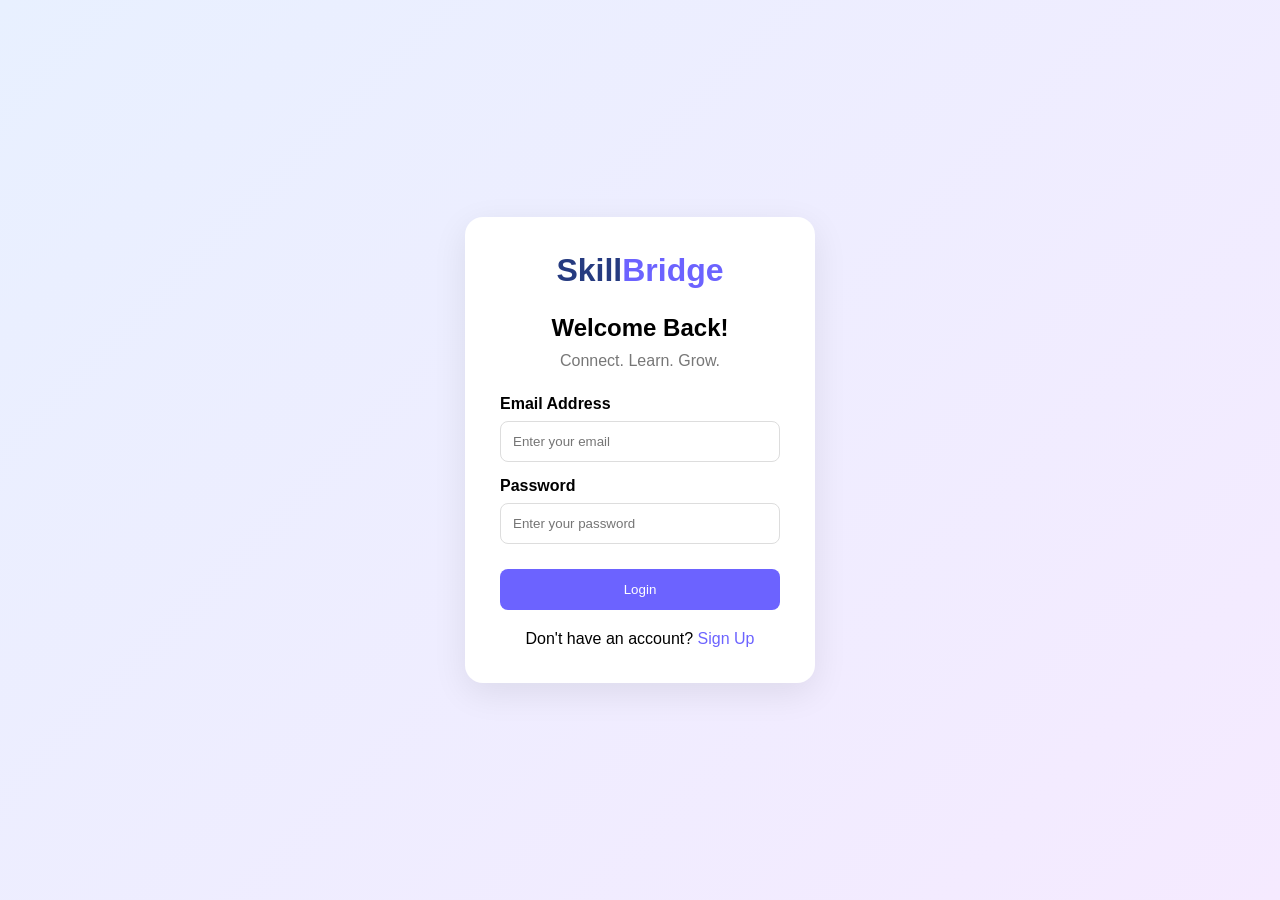
<file: index.html>
<!DOCTYPE html>
<html>
<head>
    <title>SkillBridge Login</title>
    <link rel="stylesheet" href="style.css">
</head>
<body>

    <div class="login-container">

        <h1>Skill<span>Bridge</span></h1>

        <h2>Welcome Back!</h2>
        <p class="subtitle">Connect. Learn. Grow.</p>

        <form id="loginForm">

            <label>Email Address</label>
            <input type="email" id="email"
                   placeholder="Enter your email" required>

            <label>Password</label>
            <input type="password" id="password"
                   placeholder="Enter your password" required>

            <button type="submit">Login</button>

        </form>

        <p class="signup">
            Don't have an account?
            <a href="#">Sign Up</a>
        </p>

    </div>

    <script src="script.js"></script>

</body>
</html>
</file>
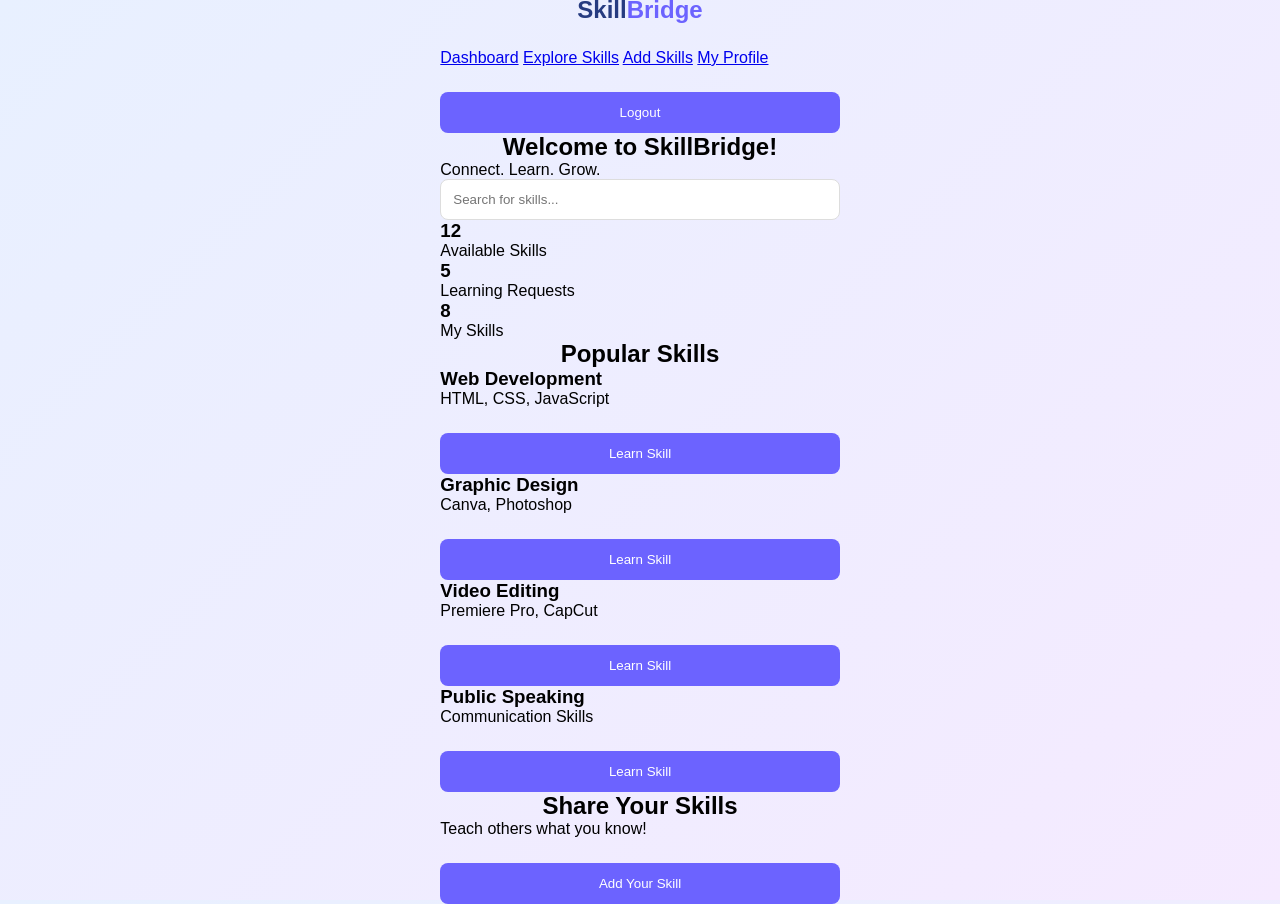
<file: dashboard.html>
<!DOCTYPE html>
<html>
<head>
    <title>SkillBridge Dashboard</title>
    <link rel="stylesheet" href="style.css">
</head>
<body>

    <div class="dashboard">

        <aside class="sidebar">

            <h1>Skill<span>Bridge</span></h1>

            <a href="dashboard.html">Dashboard</a>
            <a href="#explore">Explore Skills</a>
            <a href="#addskill">Add Skills</a>
            <a href="#profile">My Profile</a>

            <button onclick="window.location.href='index.html'">
                Logout
            </button>

        </aside>

        <main class="main-content">

            <h2>Welcome to SkillBridge!</h2>

            <p>Connect. Learn. Grow.</p>

            <div class="search-box">
                <input type="text"
                       placeholder="Search for skills...">
            </div>

            <div class="stats">

                <div class="card">
                    <h3>12</h3>
                    <p>Available Skills</p>
                </div>

                <div class="card">
                    <h3>5</h3>
                    <p>Learning Requests</p>
                </div>

                <div class="card">
                    <h3>8</h3>
                    <p>My Skills</p>
                </div>

            </div>

            <h2 id="explore">Popular Skills</h2>

            <div class="skills">

                <div class="skill-card">
                    <h3>Web Development</h3>
                    <p>HTML, CSS, JavaScript</p>
                    <button>Learn Skill</button>
                </div>

                <div class="skill-card">
                    <h3>Graphic Design</h3>
                    <p>Canva, Photoshop</p>
                    <button>Learn Skill</button>
                </div>

                <div class="skill-card">
                    <h3>Video Editing</h3>
                    <p>Premiere Pro, CapCut</p>
                    <button>Learn Skill</button>
                </div>

                <div class="skill-card">
                    <h3>Public Speaking</h3>
                    <p>Communication Skills</p>
                    <button>Learn Skill</button>
                </div>

            </div>

            <div id="addskill" class="add-section">
                <h2>Share Your Skills</h2>
                <p>Teach others what you know!</p>
                <button>Add Your Skill</button>
            </div>

        </main>

    </div>

</body>
</html>
</file>
<file: style.css>
* {
    margin: 0;
    padding: 0;
    box-sizing: border-box;
    font-family: Arial, sans-serif;
}

body {
    height: 100vh;
    display: flex;
    justify-content: center;
    align-items: center;
    background: linear-gradient(135deg, #e8f0ff, #f5eaff);
}

.login-container {
    width: 350px;
    padding: 35px;
    background: white;
    border-radius: 18px;
    box-shadow: 0 10px 35px #00000015;
}

h1 {
    text-align: center;
    color: #263b80;
    margin-bottom: 25px;
}

h1 span {
    color: #6c63ff;
}

h2 {
    text-align: center;
}

.subtitle {
    text-align: center;
    color: #777;
    margin: 10px 0 25px;
}

label {
    display: block;
    margin: 15px 0 8px;
    font-weight: bold;
}

input {
    width: 100%;
    padding: 12px;
    border: 1px solid #ddd;
    border-radius: 8px;
}

button {
    width: 100%;
    padding: 13px;
    margin-top: 25px;
    background: #6c63ff;
    color: white;
    border: none;
    border-radius: 8px;
    cursor: pointer;
}

button:hover {
    background: #5148dc;
}

.signup {
    text-align: center;
    margin-top: 20px;
}

.signup a {
    color: #6c63ff;
    text-decoration: none;
}
</file>
